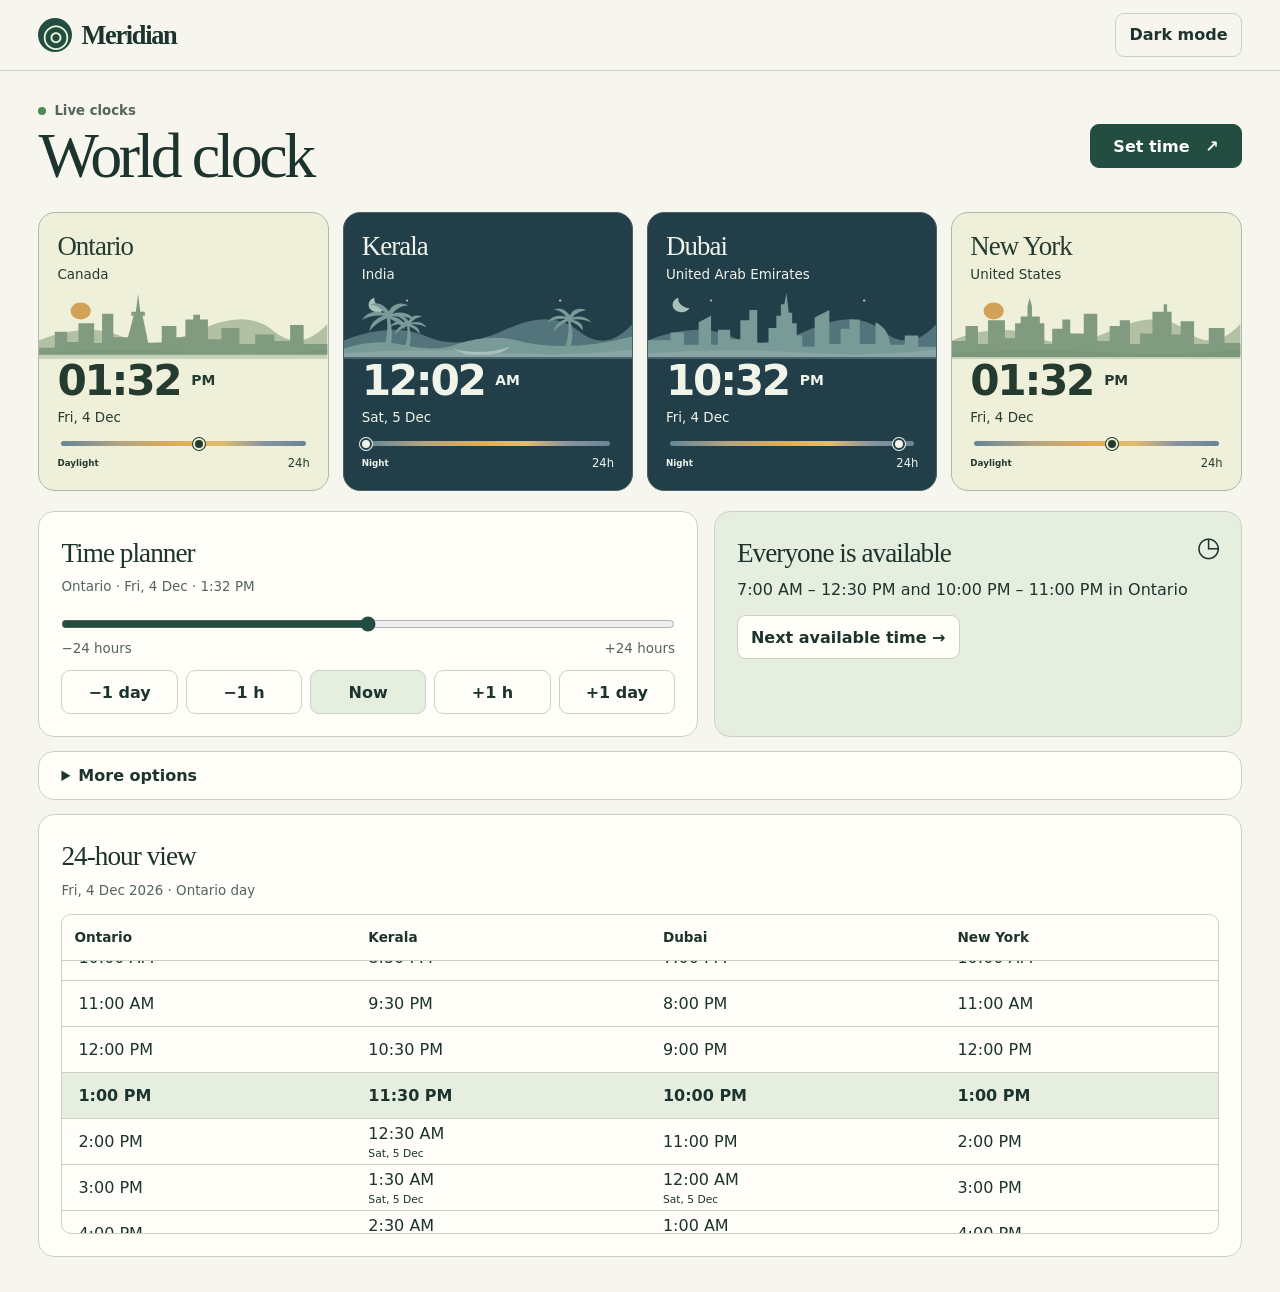
<file: index.html>
<!doctype html>
<html lang="en"><head><meta charset="utf-8"><meta name="viewport" content="width=device-width, initial-scale=1"><meta name="theme-color" content="#183e38"><title>Meridian · Family world clock</title>
<link rel="manifest" href="./manifest.json"><link rel="icon" href="./icons/192.png"><link rel="apple-touch-icon" href="./icons/180.png"><link rel="stylesheet" href="./style.css"><script defer src="./time.js"></script><script defer src="./scenery.js"></script><script defer src="./app.js"></script></head>
<body><header><div class="wrap mast"><div class="brand"><span class="globe" aria-hidden="true">◎</span> Meridian</div><button id="theme" class="soft">Dark mode</button></div></header>
<main class="wrap"><section aria-labelledby="title"><div class="intro"><div><div class="status"><i></i><span id="state">Live clocks</span></div><h1 id="title">World clock</h1></div><button class="primary" id="set">Set time <b aria-hidden="true">↗</b></button></div><div class="cards" id="cards"></div><p id="dst" class="notice" hidden></p></section>
<div class="panels"><section class="box"><h2>Time planner</h2><p class="sub" id="basis"></p><label class="sr" for="slide">Adjust time up to 24 hours either way</label><input type="range" id="slide" min="-1440" max="1440" step="1" value="0"><div class="ends"><span>−24 hours</span><span>+24 hours</span></div><div class="steps" id="steps"></div></section>
<section class="box available"><div class="eyemark" aria-hidden="true">◷</div><h2>Everyone is available</h2><p id="windows"></p><button id="next">Next available time <span aria-hidden="true">→</span></button></section></div>
<details class="box more"><summary>More options</summary><div class="options"><label>Availability range<select id="range"><option value="awake">Awake · 07:00–23:00</option><option value="comfortable">Comfortable · 09:00–21:00</option><option value="work">Work hours · 09:00–17:00</option></select></label><label><input type="checkbox" id="format"> 24-hour clock</label><label><input type="checkbox" id="large"> Large text</label><button id="copy">Copy all times</button><button id="share">Copy time link</button><button id="cal">Add to calendar</button></div></details>
<section class="box schedule"><h2>24-hour view</h2><p class="sub" id="tableDate"></p><div class="scroll" tabindex="0" aria-label="Scrollable hourly comparison"><table><thead><tr><th>Ontario</th><th>Kerala</th><th>Dubai</th><th>New York</th></tr></thead><tbody id="rows"></tbody></table></div></section></main>
<dialog id="dlg"><form id="form"><h2>Set the time</h2><label>Place<select id="city"></select></label><label>Local date<input id="date" type="date" required min="1900-01-01" max="2099-12-31"></label><label>Local time<input id="time" type="time" required step="60"></label><label id="repeat" hidden>Repeated hour<select id="occ"><option value="0">First occurrence</option><option value="1">Second occurrence</option></select></label><p id="err" role="status"></p><div class="actions"><button type="button" id="cancel">Cancel</button><button class="primary">Set time</button></div></form></dialog><div id="toast" role="status"></div><dialog id="fallback"><label>Copy this text<textarea id="manual" readonly></textarea></label><button id="closeCopy">Close</button></dialog></body></html>
</file>
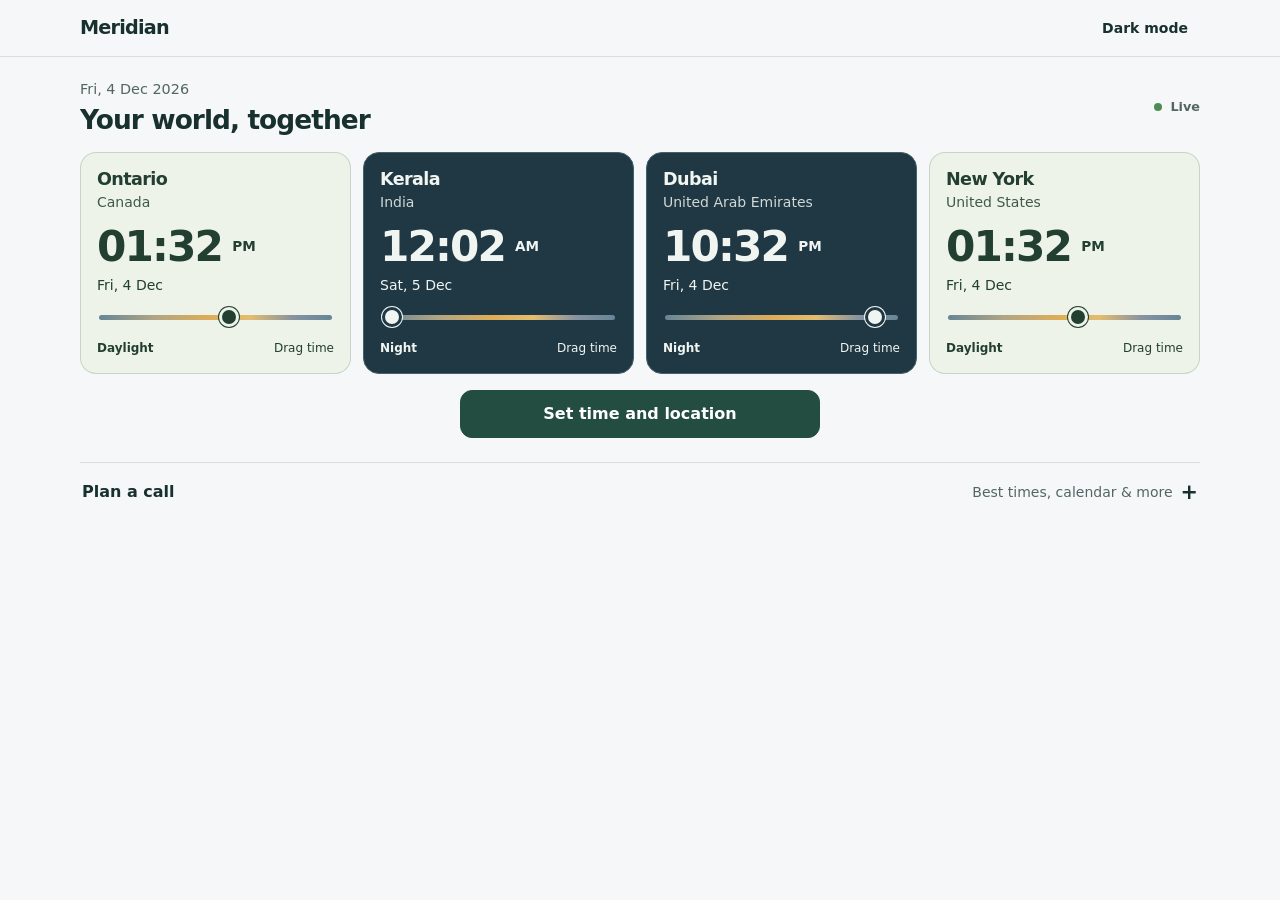
<file: flexible/index.html>
<!doctype html>
<html lang="en"><head><meta charset="utf-8"><meta name="viewport" content="width=device-width, initial-scale=1"><meta name="theme-color" content="#183e38"><title>Meridian · World clock</title>
<link rel="manifest" href="./manifest.json"><link rel="icon" href="./icons/192.png"><link rel="apple-touch-icon" href="./icons/180.png"><link rel="stylesheet" href="./style.css"><script defer src="./time.js"></script><script defer src="./scenery.js"></script><script defer src="./app.js"></script></head>
<body><header><div class="wrap mast"><div class="brand">Meridian</div><button id="theme" class="soft">Dark mode</button></div></header>
<main class="wrap"><section aria-labelledby="title"><div class="intro"><div><p class="front-date" id="frontDate"></p><h1 id="title">Your world, together</h1></div><div class="status"><i></i><span id="state">Live clocks</span></div></div><div class="cards" id="cards"></div><button class="primary set-main" id="set">Set time and location</button><p id="dst" class="notice" hidden></p></section>
<details class="planner" id="planner"><summary>Plan a call <span>Best times, calendar &amp; more</span></summary><div class="planner-content"><div class="planner-now"><button id="backNow">Back to now</button></div><div class="panels"><section class="box"><h2>Time planner</h2><p class="sub" id="basis"></p><label class="sr" for="slide">Adjust time up to 24 hours either way</label><input type="range" id="slide" min="-1440" max="1440" step="1" value="0"><div class="ends"><span>−24 hours</span><span>+24 hours</span></div><div class="steps" id="steps"></div></section>
<section class="box available"><h2>Everyone is available</h2><p id="windows"></p><button id="next">Next available time</button></section></div>
<section class="box suggestions"><h2>Find a good time to call</h2><p>Compare the next 7 days. Suggestions favour 09:00–21:00 and avoid sleeping hours.</p><label>Call length <select id="duration"><option value="30">30 minutes</option><option value="60">1 hour</option><option value="120">2 hours</option></select></label><button id="suggest">Suggest best times</button><div id="suggestions" aria-live="polite"></div></section><details class="box more"><summary>More options</summary><div class="options"><label>Availability range<select id="range"><option value="awake">Awake · 07:00–23:00</option><option value="comfortable">Comfortable · 09:00–21:00</option><option value="work">Work hours · 09:00–17:00</option></select></label><label><input type="checkbox" id="format"> 24-hour clock</label><label><input type="checkbox" id="large"> Large text</label><button id="copy">Copy all times</button><button id="share">Copy time link</button><button id="cal">Add to calendar</button></div></details>
<section class="box schedule"><h2>24-hour view</h2><p class="sub" id="tableDate"></p><div class="scroll" tabindex="0" aria-label="Scrollable hourly comparison"><table><thead><tr id="tableHead"></tr></thead><tbody id="rows"></tbody></table></div></section></div></details></main>
<dialog id="dlg"><form id="form"><h2>Set time and location</h2><label>Place<select id="city"></select></label><label>Local date<input id="date" type="date" required min="1900-01-01" max="2099-12-31"></label><label>Local time<input id="time" type="time" required step="60"></label><label id="repeat" hidden>Repeated hour<select id="occ"><option value="0">First occurrence</option><option value="1">Second occurrence</option></select></label><p id="err" role="status"></p><details class="manage"><summary>Manage locations</summary><div id="locationList"></div><button type="button" id="addCity">Add location</button></details><div class="actions"><button type="button" id="cancel">Cancel</button><button class="primary">Set time</button></div></form></dialog><div id="toast" role="status"></div><dialog id="fallback"><label>Copy this text<textarea id="manual" readonly></textarea></label><button id="closeCopy">Close</button></dialog><dialog id="cityDialog"><h2>Add a location</h2><label>Search city or time zone<input type="search" id="searchCity" placeholder="London, Tokyo, Vancouver…" autocomplete="off"></label><div id="cityResults"></div><p>Your choices are saved on this device. Up to 12 locations.</p><button id="closeCities">Close</button></dialog></body></html>
</file>
<file: style.css>
*{box-sizing:border-box} :root{color-scheme:light;--bg:#f6f6ef;--surface:#fffef9;--ink:#1d342e;--muted:#54655c;--line:#cbd2c4;--green:#224d40;--on:#fff;--mint:#e5eedf;--focus:#a94800;--size:16px}
:root[data-dark]{color-scheme:dark;--bg:#15201f;--surface:#1e2c29;--ink:#eef4e9;--muted:#b8c8bc;--line:#52625a;--green:#b4dbbd;--on:#163427;--mint:#293a30;--focus:#ffb766}
body{margin:0;background:var(--bg);color:var(--ink);font:var(--size)/1.45 system-ui,-apple-system,sans-serif}button,input,select,textarea{font:inherit;color:inherit}button,select,input:not([type=checkbox]),summary,.options label{min-height:44px}button,select,input:not([type=range]):not([type=checkbox]),textarea{border:1px solid var(--line);border-radius:9px;background:var(--surface);padding:8px 13px}button,summary,select{cursor:pointer}button{font-weight:620;transition:background .15s,transform .15s}button:active{transform:translateY(1px)}button:hover{box-shadow:inset 0 0 0 1px currentColor}button:disabled{opacity:.65;cursor:default}.primary{background:var(--green);color:var(--on);border-color:var(--green);padding-inline:22px}.primary b{margin-left:10px}button:focus-visible,input:focus-visible,select:focus-visible,summary:focus-visible,[tabindex]:focus-visible,textarea:focus-visible{outline:3px solid var(--focus);outline-offset:2px}.wrap{width:min(1256px,94%);margin:auto}header{border-bottom:1px solid var(--line)}.mast,.intro,.actions,.ends{display:flex;align-items:center;justify-content:space-between}.mast{min-height:70px}.brand{font:600 1.65em Georgia,serif;letter-spacing:-.05em;display:flex;gap:9px;align-items:center}.globe{display:grid;place-items:center;width:34px;height:34px;border-radius:50%;background:#224d40;color:#e6f0d7;font:32px/1 Georgia}.soft{background:transparent}.intro{padding:30px 0 20px}.status{display:flex;align-items:center;gap:8px;font-size:.83em;color:var(--muted);font-weight:650}.status i{width:8px;height:8px;background:#4d8c54;border-radius:50%}body.planning .status i{background:#ad711b}h1,h2,h3,p{margin:0}h1,h2,h3{font-family:Georgia,'Times New Roman',serif;font-weight:500}h1{font-size:clamp(2.3em,5vw,4.2em);line-height:1.12;letter-spacing:-.055em}h2{font-size:1.7em;letter-spacing:-.035em}h3{font-size:1.68em;letter-spacing:-.035em;line-height:1.17}.cards{display:grid;grid-template-columns:repeat(4,minmax(0,1fr));gap:14px}.clock{--fg:#263b30;--tint:#eef0d9;position:relative;isolation:isolate;overflow:hidden;background:var(--tint);color:var(--fg);border:1px solid #abbba7;border-radius:17px;padding:18px}.clock[data-phase=night]{--tint:#213e49;--fg:#f0f4e9;border-color:#45616a}.clock[data-phase=dusk]{--tint:#f5e4ca;--fg:#49392b}.clock[data-phase=dawn]{--tint:#f4e9d0;--fg:#453a2b}.country,.date,.barlabel,.sub,.ends{font-size:.84em}.country{margin-top:3px}.phase{font-size:.76em;font-weight:650}.landscape{height:66px;margin:8px -18px 0;position:relative}.landscape svg{width:100%;height:100%;display:block}.digits{display:flex;align-items:center;font:550 clamp(1.8em,3.3vw,3.1em)/1.06 system-ui;font-variant-numeric:tabular-nums;letter-spacing:-.055em;white-space:nowrap}.digits button{color:inherit;font:inherit;letter-spacing:inherit;border:0;background:transparent;border-radius:5px;padding:0;min-width:44px;touch-action:none;user-select:none;-webkit-user-select:none}.digits .period{font:650 .33em/1 system-ui;letter-spacing:0;margin-left:1px}.date{font-variant-numeric:tabular-nums;margin-top:4px}.bar{position:relative;height:5px;margin:14px 4px 9px;border-radius:4px;background:linear-gradient(90deg,#668597,#b1a584 24%,#ddad58 47%,#e2bc70 65%,#8893a0 83%,#668597)}.bar:after{content:'';position:absolute;left:var(--pos);top:50%;width:8px;height:8px;border:2px solid var(--tint);border-radius:100%;background:var(--fg);transform:translate(-50%,-50%);box-shadow:0 0 0 1px var(--fg)}.barlabel{display:flex;justify-content:space-between;align-items:center;font-size:.72em}.panels{display:grid;grid-template-columns:1.25fr 1fr;gap:16px;margin:20px 0 14px}.box,dialog{padding:22px;border-radius:16px;border:1px solid var(--line);background:var(--surface);color:var(--ink)}.sub,.ends{color:var(--muted)}.sub{margin-top:4px}.available{background:var(--mint);position:relative}.eyemark{position:absolute;right:20px;top:15px;font-size:1.7em}.available h2{padding-right:30px}.available p{margin:5px 0 14px}.steps,.options,.actions{display:flex;gap:8px;flex-wrap:wrap}.steps button{flex:1;padding-inline:5px}.steps button:nth-child(3){background:var(--mint)}input[type=range]{display:block;width:100%;margin:5px 0 -7px;accent-color:var(--green)}.ends{margin-bottom:12px}.more{padding:0 22px}.more summary{padding-block:12px;font-weight:650}.options{align-items:center;padding:12px 0 20px}.options label{display:flex;align-items:center;gap:6px}.options label:first-child{flex-wrap:wrap}.options input{width:21px;height:21px;accent-color:var(--green)}.schedule{margin:14px 0 35px}.scroll{max-height:320px;overflow:auto;margin-top:14px;border:1px solid var(--line);border-radius:10px}table{width:100%;border-collapse:separate;border-spacing:0;font-variant-numeric:tabular-nums;text-align:left}td,th{padding:0 12px;height:46px;border-bottom:1px solid var(--line)}th{position:sticky;top:0;background:var(--surface);font-size:.85em}tr.selected{background:var(--mint);font-weight:700}tbody tr{cursor:pointer}td button{font:inherit;background:transparent;border:none;padding:0 4px}td small{display:block;font-size:.67em}dialog{width:min(390px,94vw);max-height:92dvh}dialog::backdrop{background:#132c2780}dialog label{display:grid;gap:4px;margin:12px 0;font-weight:600}dialog input,dialog select{width:100%;min-width:0}.actions{justify-content:flex-end;margin-top:16px}#err,.notice{color:var(--ink);background:var(--mint)}.notice{padding:10px;margin-top:10px;border-radius:8px}#toast:not(:empty){position:fixed;bottom:16px;left:50%;transform:translateX(-50%);background:var(--green);color:var(--on);padding:10px 18px;border-radius:10px;z-index:4}.sr{position:absolute;clip-path:inset(50%);width:1px;height:1px;overflow:hidden}[hidden]{display:none!important}:root[data-large]{--size:20px}:root[data-large] button,:root[data-large] summary,:root[data-large] select{min-height:52px}:root[data-large] .cards{grid-template-columns:repeat(auto-fit,minmax(min(250px,100%),1fr))}:root[data-large] .digits{font-size:2.9em}
@media(max-width:880px){.cards{grid-template-columns:repeat(2,minmax(0,1fr))}.panels{grid-template-columns:1fr 1fr}.clock{padding:14px}.landscape{margin-inline:-14px}.digits{font-size:2.4em}}
@media(max-width:620px){.wrap{width:calc(100% - 24px)}.mast{min-height:53px}.brand{font-size:1.45em}.intro{padding:13px 0}.cards{gap:8px}.clock{border-radius:12px;padding:10px}.country{font-size:.74em}.landscape{height:37px;margin:3px -10px 0}.digits{font-size:1.85em}.digits button{min-width:44px}.digits .period{font-size:.4em}.date{font-size:.75em}.bar{margin:8px 4px}.barlabel{font-size:.65em}h3{font-size:1.48em}.panels{grid-template-columns:1fr;gap:10px;margin:12px 0}.box{padding:15px}.more{padding:0 15px}.steps{gap:4px}td,th{padding:0 4px;font-size:.82em}td button{min-width:44px}.options{align-items:stretch;flex-direction:column}.scroll{max-height:260px}}
@media(prefers-reduced-motion:reduce){*,*::before,*::after{transition:none!important;scroll-behavior:auto!important}}
</file>
<file: flexible/style.css>
*{box-sizing:border-box} :root{color-scheme:light;--bg:#f6f6ef;--surface:#fffef9;--ink:#1d342e;--muted:#54655c;--line:#cbd2c4;--green:#224d40;--on:#fff;--mint:#e5eedf;--focus:#a94800;--size:16px}
:root[data-dark]{color-scheme:dark;--bg:#15201f;--surface:#1e2c29;--ink:#eef4e9;--muted:#b8c8bc;--line:#52625a;--green:#b4dbbd;--on:#163427;--mint:#293a30;--focus:#ffb766}
body{margin:0;background:var(--bg);color:var(--ink);font:var(--size)/1.45 system-ui,-apple-system,sans-serif}button,input,select,textarea{font:inherit;color:inherit}button,select,input:not([type=checkbox]),summary,.options label{min-height:44px}button,select,input:not([type=range]):not([type=checkbox]),textarea{border:1px solid var(--line);border-radius:9px;background:var(--surface);padding:8px 13px}button,summary,select{cursor:pointer}button{font-weight:620;transition:background .15s,transform .15s}button:active{transform:translateY(1px)}button:hover{box-shadow:inset 0 0 0 1px currentColor}button:disabled{opacity:.65;cursor:default}.primary{background:var(--green);color:var(--on);border-color:var(--green);padding-inline:22px}.primary b{margin-left:10px}button:focus-visible,input:focus-visible,select:focus-visible,summary:focus-visible,[tabindex]:focus-visible,textarea:focus-visible{outline:3px solid var(--focus);outline-offset:2px}.wrap{width:min(1256px,94%);margin:auto}header{border-bottom:1px solid var(--line)}.mast,.intro,.actions,.ends{display:flex;align-items:center;justify-content:space-between}.mast{min-height:70px}.brand{font:600 1.65em Georgia,serif;letter-spacing:-.05em;display:flex;gap:9px;align-items:center}.globe{display:grid;place-items:center;width:34px;height:34px;border-radius:50%;background:#224d40;color:#e6f0d7;font:32px/1 Georgia}.soft{background:transparent}.intro{padding:30px 0 20px}.status{display:flex;align-items:center;gap:8px;font-size:.83em;color:var(--muted);font-weight:650}.status i{width:8px;height:8px;background:#4d8c54;border-radius:50%}body.planning .status i{background:#ad711b}h1,h2,h3,p{margin:0}h1,h2,h3{font-family:Georgia,'Times New Roman',serif;font-weight:500}h1{font-size:clamp(2.3em,5vw,4.2em);line-height:1.12;letter-spacing:-.055em}h2{font-size:1.7em;letter-spacing:-.035em}h3{font-size:1.68em;letter-spacing:-.035em;line-height:1.17}.cards{display:grid;grid-template-columns:repeat(4,minmax(0,1fr));gap:14px}.clock{--fg:#263b30;--tint:#eef0d9;position:relative;isolation:isolate;overflow:hidden;background:var(--tint);color:var(--fg);border:1px solid #abbba7;border-radius:17px;padding:18px}.clock[data-phase=night]{--tint:#213e49;--fg:#f0f4e9;border-color:#45616a}.clock[data-phase=dusk]{--tint:#f5e4ca;--fg:#49392b}.clock[data-phase=dawn]{--tint:#f4e9d0;--fg:#453a2b}.country,.date,.barlabel,.sub,.ends{font-size:.84em}.country{margin-top:3px}.phase{font-size:.76em;font-weight:650}.landscape{height:66px;margin:8px -18px 0;position:relative}.landscape svg{width:100%;height:100%;display:block}.digits{display:flex;align-items:center;font:550 clamp(1.8em,3.3vw,3.1em)/1.06 system-ui;font-variant-numeric:tabular-nums;letter-spacing:-.055em;white-space:nowrap}.digits button{color:inherit;font:inherit;letter-spacing:inherit;border:0;background:transparent;border-radius:5px;padding:0;min-width:44px;touch-action:none;user-select:none;-webkit-user-select:none}.digits .period{font:650 .33em/1 system-ui;letter-spacing:0;margin-left:1px}.date{font-variant-numeric:tabular-nums;margin-top:4px}.bar{position:relative;height:5px;margin:14px 4px 9px;border-radius:4px;background:linear-gradient(90deg,#668597,#b1a584 24%,#ddad58 47%,#e2bc70 65%,#8893a0 83%,#668597)}.bar:after{content:'';position:absolute;left:var(--pos);top:50%;width:8px;height:8px;border:2px solid var(--tint);border-radius:100%;background:var(--fg);transform:translate(-50%,-50%);box-shadow:0 0 0 1px var(--fg)}.barlabel{display:flex;justify-content:space-between;align-items:center;font-size:.72em}.panels{display:grid;grid-template-columns:1.25fr 1fr;gap:16px;margin:20px 0 14px}.box,dialog{padding:22px;border-radius:16px;border:1px solid var(--line);background:var(--surface);color:var(--ink)}.sub,.ends{color:var(--muted)}.sub{margin-top:4px}.available{background:var(--mint);position:relative}.eyemark{position:absolute;right:20px;top:15px;font-size:1.7em}.available h2{padding-right:30px}.available p{margin:5px 0 14px}.steps,.options,.actions{display:flex;gap:8px;flex-wrap:wrap}.steps button{flex:1;padding-inline:5px}.steps button:nth-child(3){background:var(--mint)}input[type=range]{display:block;width:100%;margin:5px 0 -7px;accent-color:var(--green)}.ends{margin-bottom:12px}.more{padding:0 22px}.more summary{padding-block:12px;font-weight:650}.options{align-items:center;padding:12px 0 20px}.options label{display:flex;align-items:center;gap:6px}.options label:first-child{flex-wrap:wrap}.options input{width:21px;height:21px;accent-color:var(--green)}.schedule{margin:14px 0 35px}.scroll{max-height:320px;overflow:auto;margin-top:14px;border:1px solid var(--line);border-radius:10px}table{width:100%;border-collapse:separate;border-spacing:0;font-variant-numeric:tabular-nums;text-align:left}td,th{padding:0 12px;height:46px;border-bottom:1px solid var(--line)}th{position:sticky;top:0;background:var(--surface);font-size:.85em}tr.selected{background:var(--mint);font-weight:700}tbody tr{cursor:pointer}td button{font:inherit;background:transparent;border:none;padding:0 4px}td small{display:block;font-size:.67em}dialog{width:min(390px,94vw);max-height:92dvh}dialog::backdrop{background:#132c2780}dialog label{display:grid;gap:4px;margin:12px 0;font-weight:600}dialog input,dialog select{width:100%;min-width:0}.actions{justify-content:flex-end;margin-top:16px}#err,.notice{color:var(--ink);background:var(--mint)}.notice{padding:10px;margin-top:10px;border-radius:8px}#toast:not(:empty){position:fixed;bottom:16px;left:50%;transform:translateX(-50%);background:var(--green);color:var(--on);padding:10px 18px;border-radius:10px;z-index:4}.sr{position:absolute;clip-path:inset(50%);width:1px;height:1px;overflow:hidden}[hidden]{display:none!important}:root[data-large]{--size:20px}:root[data-large] button,:root[data-large] summary,:root[data-large] select{min-height:52px}:root[data-large] .cards{grid-template-columns:repeat(auto-fit,minmax(min(250px,100%),1fr))}:root[data-large] .digits{font-size:2.9em}
@media(max-width:880px){.cards{grid-template-columns:repeat(2,minmax(0,1fr))}.panels{grid-template-columns:1fr 1fr}.clock{padding:14px}.landscape{margin-inline:-14px}.digits{font-size:2.4em}}
@media(max-width:620px){.wrap{width:calc(100% - 24px)}.mast{min-height:53px}.brand{font-size:1.45em}.intro{padding:13px 0}.cards{gap:8px}.clock{border-radius:12px;padding:10px}.country{font-size:.74em}.landscape{height:37px;margin:3px -10px 0}.digits{font-size:1.85em}.digits button{min-width:44px}.digits .period{font-size:.4em}.date{font-size:.75em}.bar{margin:8px 4px}.barlabel{font-size:.65em}h3{font-size:1.48em}.panels{grid-template-columns:1fr;gap:10px;margin:12px 0}.box{padding:15px}.more{padding:0 15px}.steps{gap:4px}td,th{padding:0 4px;font-size:.82em}td button{min-width:44px}.options{align-items:stretch;flex-direction:column}.scroll{max-height:260px}}
@media(prefers-reduced-motion:reduce){*,*::before,*::after{transition:none!important;scroll-behavior:auto!important}}


.topActions{display:flex;gap:8px;flex-wrap:wrap;justify-content:flex-end}.remove{margin-top:12px;background:transparent!important;color:inherit;border-color:currentColor}.suggestions{margin:14px 0}.suggestions p{margin:8px 0 14px}.suggestions label{display:inline-flex;gap:8px;align-items:center;margin-right:12px}#suggestions,#cityResults{display:grid;gap:8px;margin:12px 0}#suggestions button{text-align:left;line-height:1.6}#cityResults{max-height:45vh;overflow:auto}#cityResults button{text-align:left}table{min-width:520px}.cards{grid-template-columns:repeat(auto-fit,minmax(min(260px,100%),1fr))}@media(max-width:620px){.cards{grid-template-columns:repeat(2,minmax(0,1fr))}.intro{gap:8px}.topActions{max-width:50%}.topActions button{width:100%}.clock h3{overflow-wrap:anywhere}}
.bar.interactive{height:44px;margin:2px 4px;background:none;isolation:isolate;overflow:visible}.bar.interactive:before{content:'';position:absolute;left:0;right:0;top:20px;height:5px;border-radius:4px;background:linear-gradient(90deg,#668597,#b1a584 24%,#ddad58 47%,#e2bc70 65%,#8893a0 83%,#668597);z-index:-1}.bar.interactive:after{display:none}input.city-scrub[type=range]{appearance:none;-webkit-appearance:none;width:100%;height:44px;min-height:44px;margin:0;padding:0;border:0;border-radius:0;background:transparent;cursor:ew-resize;touch-action:none;display:block;color:inherit}input.city-scrub::-webkit-slider-runnable-track{height:5px;background:transparent}input.city-scrub::-moz-range-track{height:5px;background:transparent}input.city-scrub::-webkit-slider-thumb{-webkit-appearance:none;width:20px;height:20px;margin-top:-7.5px;border-radius:50%;background:var(--fg);border:3px solid var(--tint);box-shadow:0 0 0 1px var(--fg)}input.city-scrub::-moz-range-thumb{width:14px;height:14px;border-radius:50%;background:var(--fg);border:3px solid var(--tint);box-shadow:0 0 0 1px var(--fg)}

input.city-scrub:focus-visible{outline:3px solid var(--focus);outline-offset:1px;border-radius:8px}input.city-scrub:active{cursor:grabbing}.clock{contain:layout style}.digits button{font-variant-numeric:tabular-nums}.barlabel{gap:8px;min-height:20px}.barlabel span:last-child{text-align:right}.scroll{overscroll-behavior:contain;scrollbar-gutter:stable}button,input,select{-webkit-tap-highlight-color:transparent}.clock .remove{min-height:44px}.suggestions button{overflow-wrap:anywhere}@media(prefers-reduced-motion:no-preference){dialog[open]{animation:appear .12s ease-out}@keyframes appear{from{opacity:0;transform:translateY(4px)}to{opacity:1;transform:translateY(0)}}}

/* Compact mobile-first clock view */
:root{--bg:#f5f7f9;--surface:#fff;--ink:#18312e;--muted:#536662;--line:#d6e0dc;--mint:#e9f1ed}:root[data-dark]{--bg:#101b1b;--surface:#192827;--ink:#eff6f2;--muted:#b6c7c0;--line:#405650;--mint:#263c33}
.wrap{width:min(1120px,calc(100% - 32px))}.mast{min-height:56px}.brand{font:700 1.2rem/1.2 system-ui;letter-spacing:-.04em}.mast button{font-size:.875rem;background:transparent;padding:6px 12px;border:0}.intro{padding:22px 0 16px;gap:14px;align-items:center}.front-date{font-size:.9rem;color:var(--muted);font-variant-numeric:tabular-nums;margin-bottom:4px}h1,h2,h3{font-family:system-ui,-apple-system,sans-serif;font-weight:650;letter-spacing:-.035em}h1{font-size:1.65rem;line-height:1.2}h2{font-size:1.2rem}h3{font-size:1.1rem;line-height:1.2}.status{font-size:.8rem;flex-shrink:0}.cards{grid-template-columns:repeat(4,minmax(0,1fr));gap:12px}.clock{padding:16px;border-radius:16px;border-color:#9aaa9b70;box-shadow:none}.clock[data-phase=day]{--tint:#edf3e8;--fg:#223f31}.clock[data-phase=night]{--tint:#203843;--fg:#f0f5f2}.country{font-size:.875rem;margin:2px 0 12px;opacity:.85}.landscape{display:none}.digits{font:600 clamp(2rem,3.3vw,2.75rem)/1.08 system-ui;letter-spacing:-.045em}.digits button{min-width:44px;min-height:44px}.digits .period{font-size:.85rem;min-width:44px;margin-left:0;letter-spacing:0}.date{font-size:.875rem;margin:5px 0 0}.bar.interactive{margin:0 2px;height:44px}.barlabel{font-size:.75rem;min-height:18px;line-height:1.3}.barlabel .phase{font-size:inherit}.set-main{display:block;width:min(100%,360px);margin:16px auto 0;min-height:48px;border-radius:12px}.planner{margin:24px 0 32px;border-top:1px solid var(--line)}.planner>summary{padding:14px 2px;display:flex;justify-content:space-between;align-items:center;gap:8px;font-weight:650;list-style:none;min-height:56px}.planner>summary:after{content:'+';font-size:1.3rem;order:2}.planner[open]>summary:after{content:'−'}.planner>summary span{font-size:.875rem;color:var(--muted);font-weight:400;margin-left:auto}.planner-content{padding-top:4px}.planner-now{text-align:right}.planner-now button{font-size:.875rem}.panels{margin-top:12px}.box{padding:18px;border-radius:12px}.more{padding:0 18px}.available h2{padding-right:0}.suggestions p{font-size:.9rem;color:var(--muted)}dialog{width:min(430px,94vw);border-radius:18px;padding:22px;overflow-y:auto}.manage{border-top:1px solid var(--line);margin-top:16px;padding-top:4px}.manage summary{padding:12px 0;font-weight:600}.location-item{display:flex;align-items:center;justify-content:space-between;gap:12px;border-bottom:1px solid var(--line);padding:4px 0}.location-item .remove{margin:0;font-size:.875rem;border:0;min-height:44px}.manage #addCity{width:100%;margin-top:10px}.schedule{margin-bottom:0}.notice{font-size:.875rem}
@media(max-width:880px){.cards{grid-template-columns:repeat(2,minmax(0,1fr))}.panels{grid-template-columns:1fr 1fr}.digits{font-size:2.5rem}}
@media(max-width:620px){.wrap{width:calc(100% - 24px)}.mast{min-height:48px}.intro{padding:14px 0 12px}h1{font-size:1.25rem}.front-date{font-size:.875rem}.cards{gap:8px}.clock{padding:12px;border-radius:12px}.clock h3{font-size:1rem}.country{font-size:.8125rem;margin-bottom:5px}.digits{font-size:1.9rem}.digits .period{font-size:.75rem}.date{font-size:.8125rem;margin-top:1px}.barlabel{font-size:.6875rem}.status{font-size:.75rem;gap:5px}.set-main{margin-top:12px}.planner{margin-top:18px}.planner>summary span{font-size:.75rem}.panels{grid-template-columns:1fr}.box{padding:14px}.more{padding:0 14px}}
:root[data-large] .clock{padding:16px}:root[data-large] .digits{font-size:2.9rem}:root[data-large] .date,:root[data-large] .country{font-size:1rem}:root[data-large] .cards{grid-template-columns:repeat(auto-fit,minmax(min(260px,100%),1fr))}
</file>
